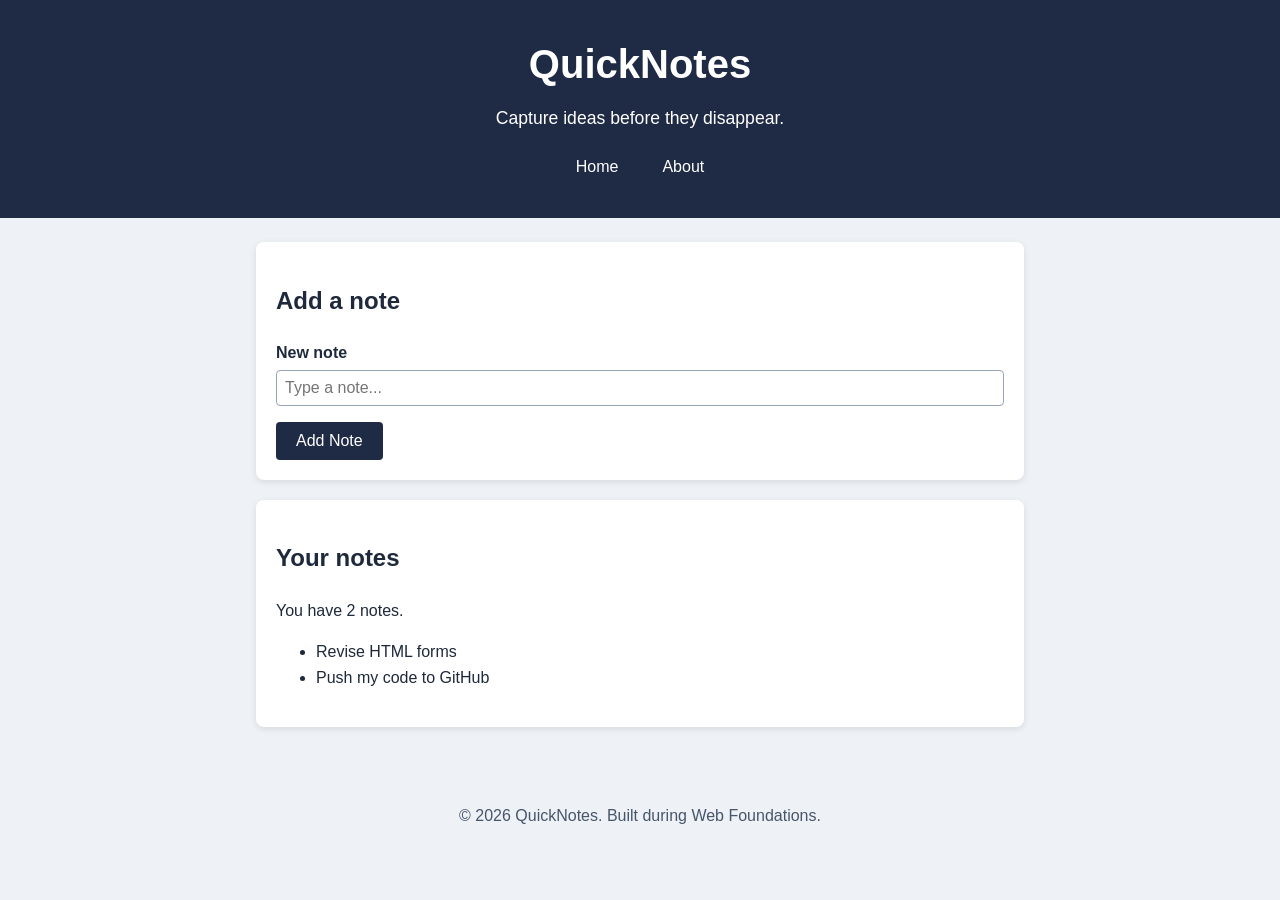
<file: day 2/index.html>
<!DOCTYPE html>
<html lang="en">
  <head>
    <meta charset="UTF-8" />
    <meta name="viewport" content="width=device-width, initial-scale=1.0" />
    <title>QuickNotes</title>
    <link rel="stylesheet" href="style.css" />
  </head>
  <body>
    <header>
      <h1>QuickNotes</h1>
      <p>Capture ideas before they disappear.</p>
      <nav>
        <a href="index.html">Home</a>
        <a href="about.html">About</a>
      </nav>
    </header>

    <main>
      <section>
        <h2>Add a note</h2>
        <form id="note-form">
          <label for="note-input">New note</label>
          <input type="text" id="note-input" placeholder="Type a note..." />
          <button type="submit">Add Note</button>
        </form>
      </section>

      <section>
        <h2>Your notes</h2>
        <p id="note-count">You have 2 notes.</p>
        <ul id="notes-list">
          <li>Revise HTML forms</li>
          <li>Push my code to GitHub</li>
        </ul>
      </section>
    </main>

    <footer>
      <p>&copy; 2026 QuickNotes. Built during Web Foundations.</p>
    </footer>
  </body>
</html>
</file>
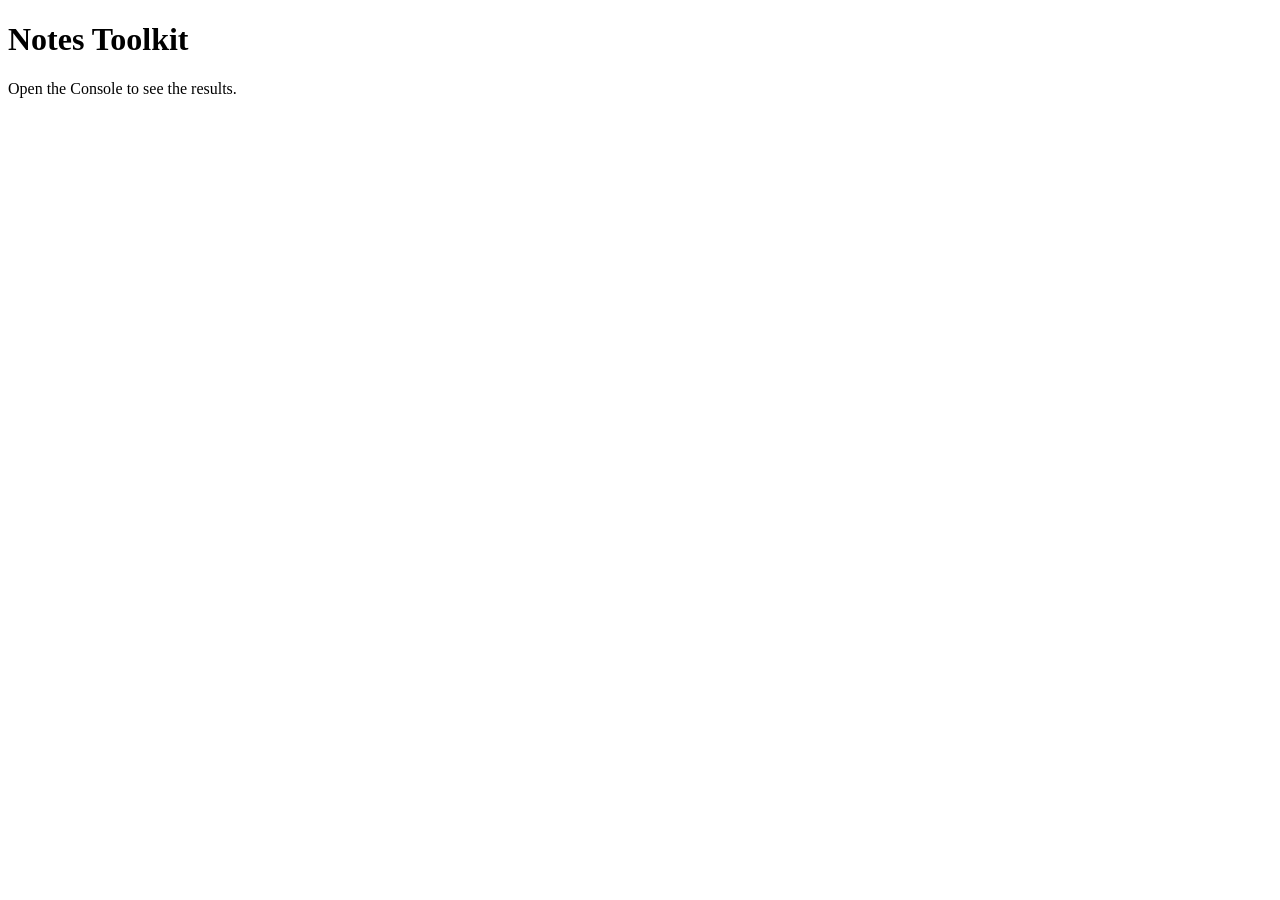
<file: day 3/index.html>
<!DOCTYPE html>
<html lang="en">
  <head>
    <meta charset="UTF-8" />
    <meta name="viewport" content="width=device-width, initial-scale=1.0" />
    <title>Notes Toolkit</title>
    <script src="script.js" defer></script>
  </head>
  <body>
    <h1>Notes Toolkit</h1>
    <p>Open the Console to see the results.</p>
  </body>
</html>
</file>
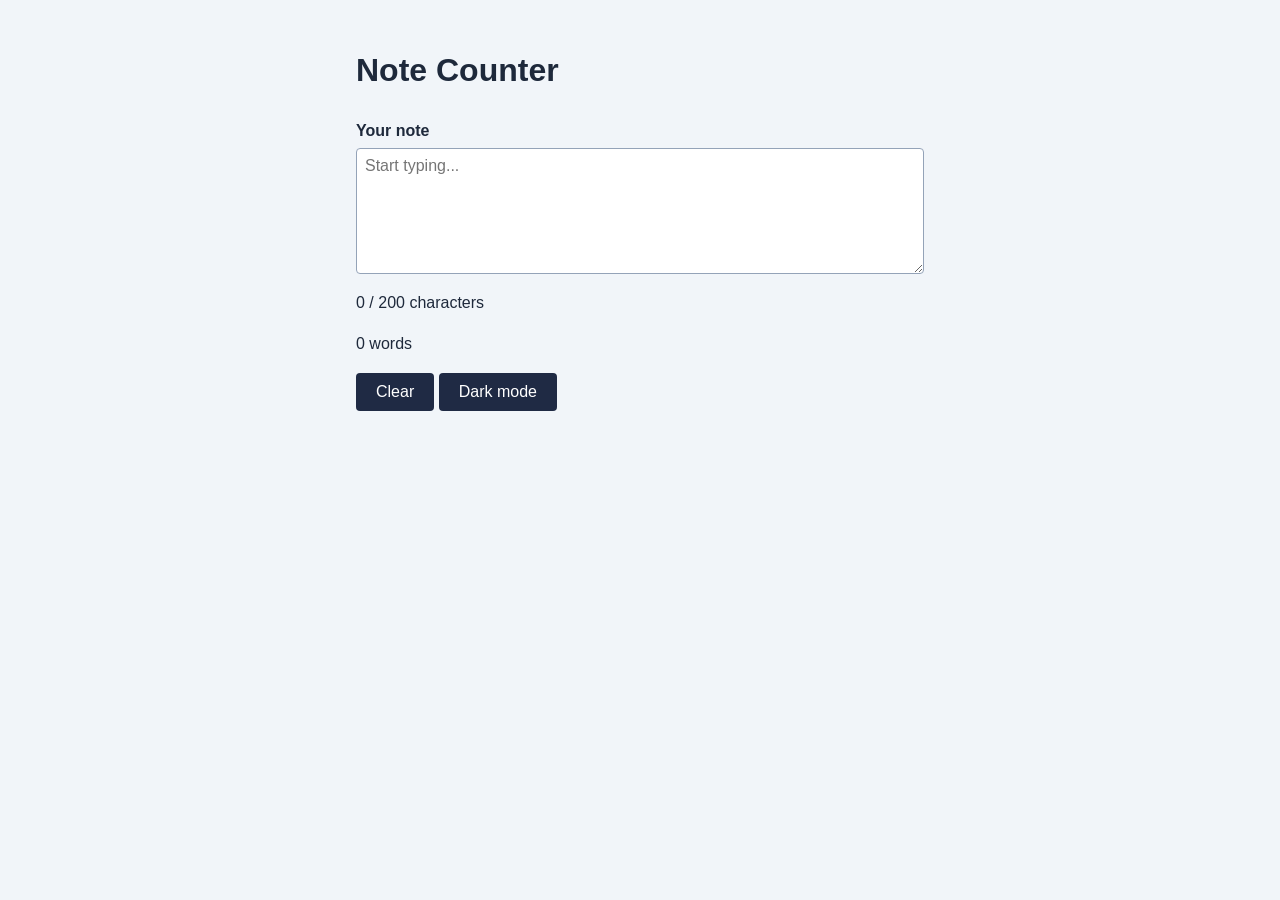
<file: day 4/index.html>
<!DOCTYPE html>
<html lang="en">
  <head>
    <meta charset="UTF-8" />
    <meta name="viewport" content="width=device-width, initial-scale=1.0" />
    <title>Note Counter</title>
    <link rel="stylesheet" href="style.css" />
    <script src="script.js" defer></script>
  </head>
  <body>
    <main>
      <h1>Note Counter</h1>

      <label for="note-text">Your note</label>
      <textarea id="note-text" rows="6" placeholder="Start typing..."></textarea>

      <p id="char-count">0 / 200 characters</p>
      <p id="word-count">0 words</p>

      <button id="clear-btn" type="button">Clear</button>
      <button id="theme-toggle" type="button">Dark mode</button>
    </main>
  </body>
</html>
</file>
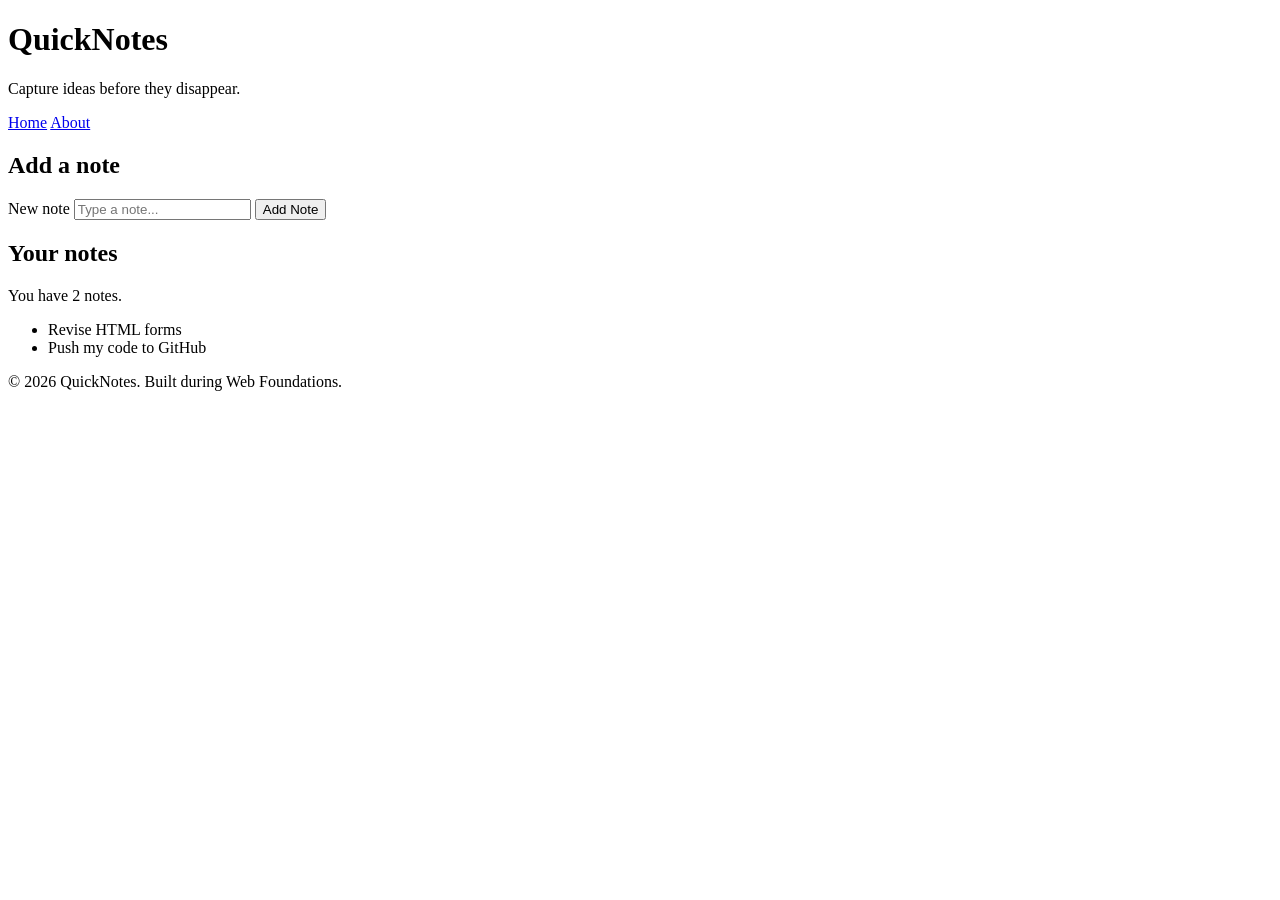
<file: day1/index.html>
<!DOCTYPE html>
<html lang="en">
  <head>
    <meta charset="UTF-8" />
    <meta name="viewport" content="width=device-width, initial-scale=1.0" />
    <title>QuickNotes</title>
  </head>
  <body>
    <header>
      <h1>QuickNotes</h1>
      <p>Capture ideas before they disappear.</p>
      <nav>
        <a href="index.html">Home</a>
        <a href="about.html">About</a>
      </nav>
    </header>

    <main>
      <section>
        <h2>Add a note</h2>
        <form id="note-form">
          <label for="note-input">New note</label>
          <input type="text" id="note-input" placeholder="Type a note..." />
          <button type="submit">Add Note</button>
        </form>
      </section>

      <section>
        <h2>Your notes</h2>
        <p id="note-count">You have 2 notes.</p>
        <ul id="notes-list">
          <li>Revise HTML forms</li>
          <li>Push my code to GitHub</li>
        </ul>
      </section>
    </main>

    <footer>
      <p>&copy; 2026 QuickNotes. Built during Web Foundations.</p>
    </footer>
  </body>
</html>
</file>
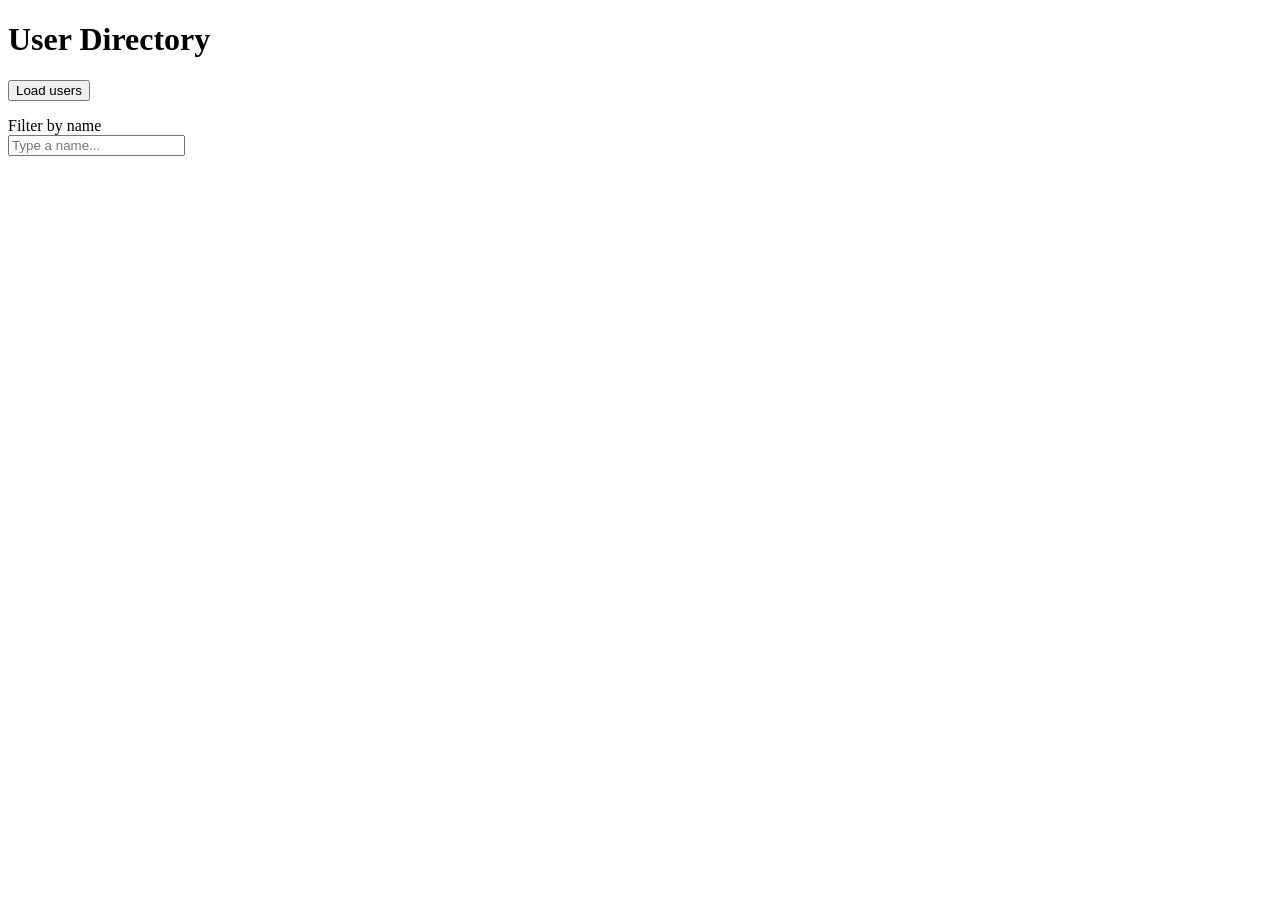
<file: day5/index.html>
<!DOCTYPE html>
<html lang="en">
  <head>
    <meta charset="UTF-8" />
    <meta name="viewport" content="width=device-width, initial-scale=1.0" />
    <title>User Directory</title>
    <script src="users.js" defer></script>
  </head>
  <body>
    <main>
      <h1>User Directory</h1>

      <button id="load-users" type="button">Load users</button>

      <p>
        <label for="filter-input">Filter by name</label><br />
        <input type="text" id="filter-input" placeholder="Type a name..." />
      </p>

      <p id="status"></p>
      <ul id="users-list"></ul>
    </main>
  </body>
</html>
</file>
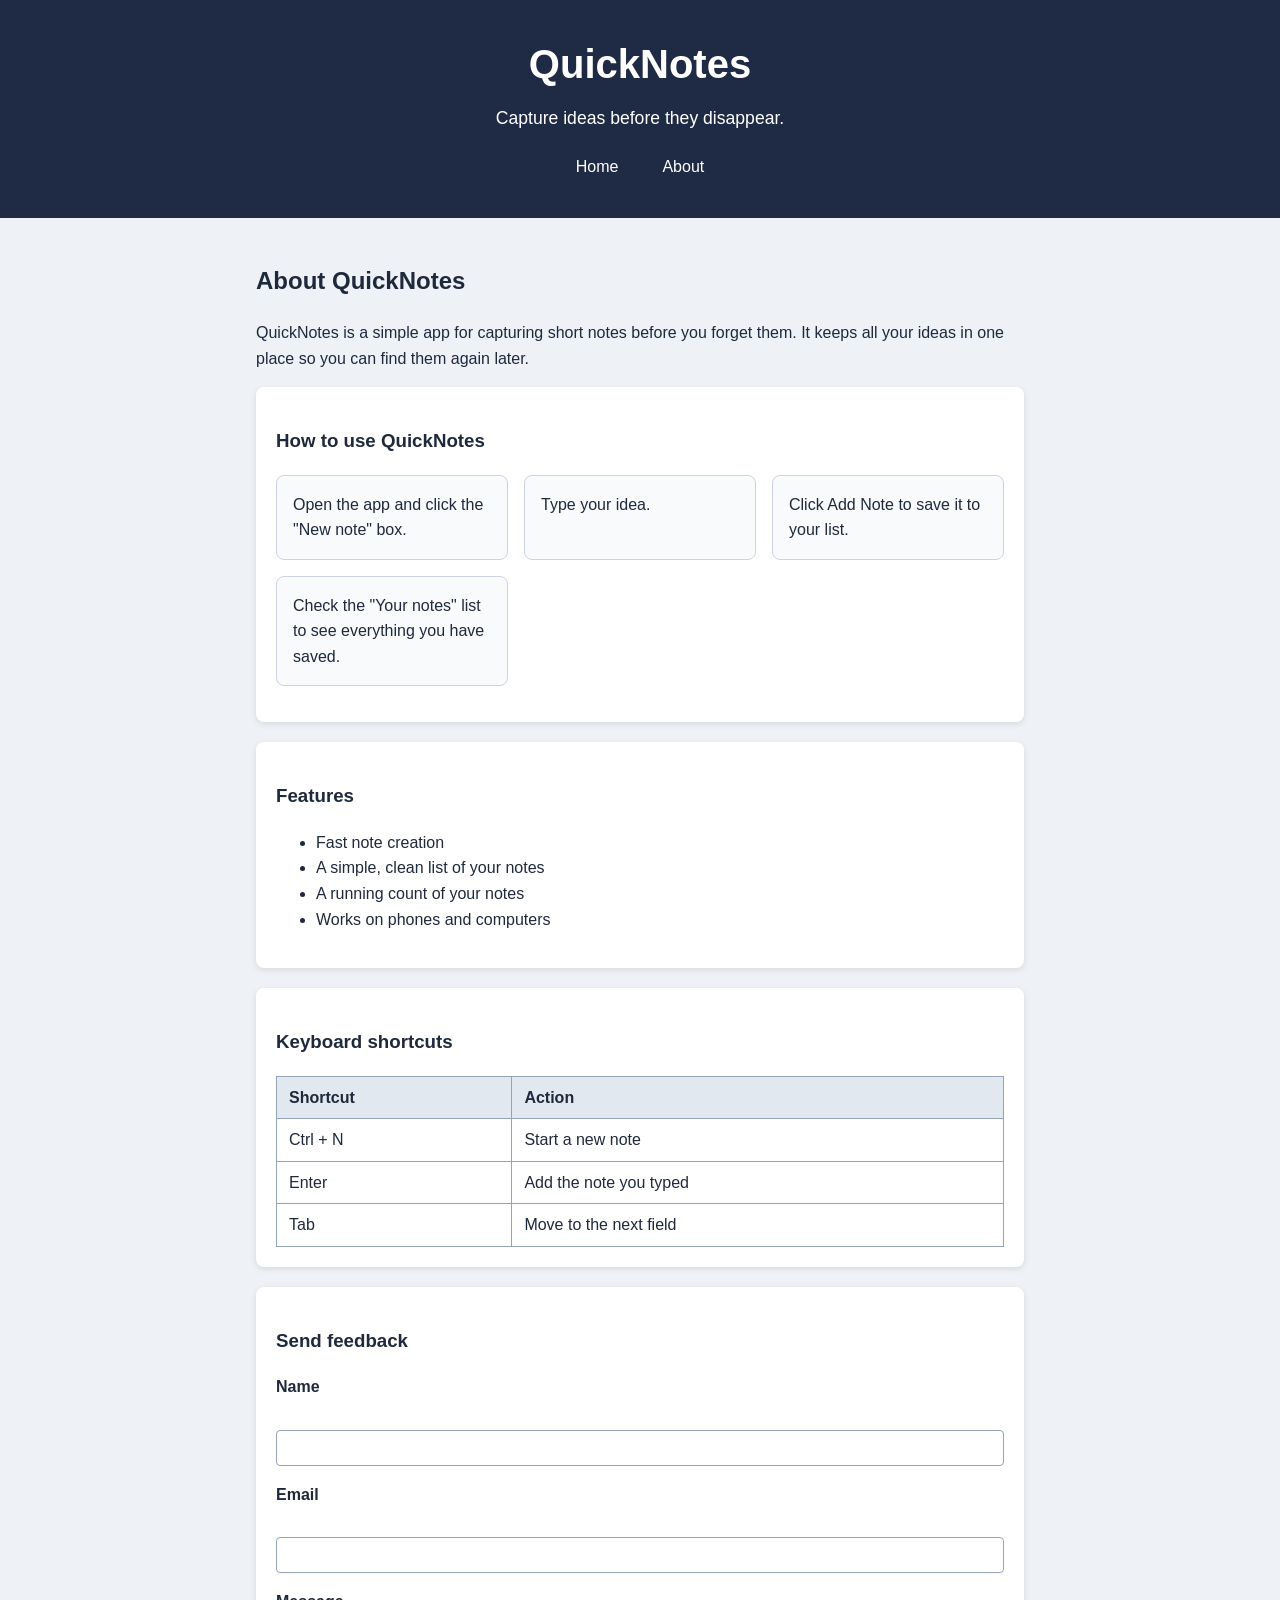
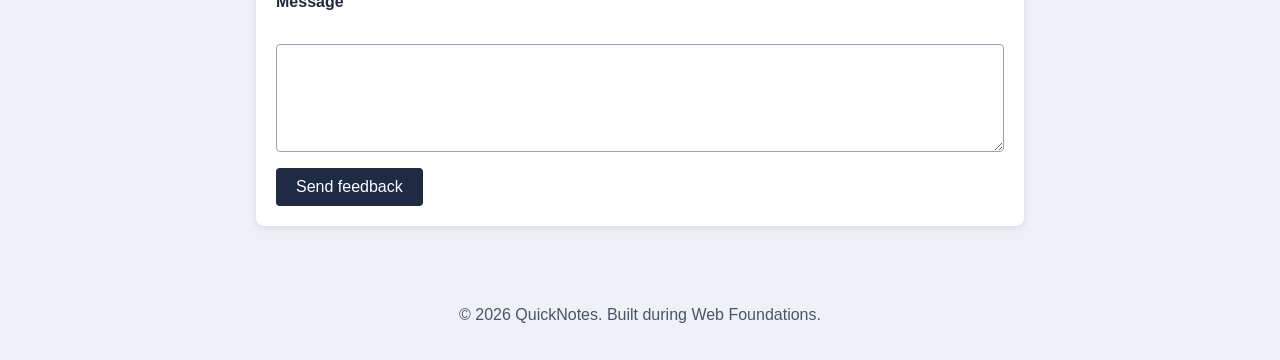
<file: day 2/about.html>
<!DOCTYPE html>
<html lang="en">
  <head>
    <meta charset="UTF-8" />
    <meta name="viewport" content="width=device-width, initial-scale=1.0" />
    <title>About QuickNotes</title>
    <link rel="stylesheet" href="style.css" />
  </head>
  <body>
    <header>
      <h1>QuickNotes</h1>
      <p>Capture ideas before they disappear.</p>
      <nav>
        <a href="index.html">Home</a>
        <a href="about.html">About</a>
      </nav>
    </header>

    <main>
      <h2>About QuickNotes</h2>
      <p>QuickNotes is a simple app for capturing short notes before you forget them. It keeps all your ideas in one place so you can find them again later.</p>

      <section>
        <h3>How to use QuickNotes</h3>
        <ul class="features">
          <li>Open the app and click the "New note" box.</li>
          <li>Type your idea.</li>
          <li>Click Add Note to save it to your list.</li>
          <li>Check the "Your notes" list to see everything you have saved.</li>
        </ul>
      </section>

      <section>
        <h3>Features</h3>
        <ul>
          <li>Fast note creation</li>
          <li>A simple, clean list of your notes</li>
          <li>A running count of your notes</li>
          <li>Works on phones and computers</li>
        </ul>
      </section>

      <section>
        <h3>Keyboard shortcuts</h3>
        <table>
          <thead>
            <tr>
              <th>Shortcut</th>
              <th>Action</th>
            </tr>
          </thead>
          <tbody>
            <tr>
              <td>Ctrl + N</td>
              <td>Start a new note</td>
            </tr>
            <tr>
              <td>Enter</td>
              <td>Add the note you typed</td>
            </tr>
            <tr>
              <td>Tab</td>
              <td>Move to the next field</td>
            </tr>
          </tbody>
        </table>
      </section>

      <section>
        <h3>Send feedback</h3>
        <form>
          <p>
            <label for="name">Name</label><br />
            <input type="text" id="name" name="name" required />
          </p>
          <p>
            <label for="email">Email</label><br />
            <input type="email" id="email" name="email" required />
          </p>
          <p>
            <label for="message">Message</label><br />
            <textarea id="message" name="message" rows="5" cols="40" required></textarea>
          </p>
          <button type="submit">Send feedback</button>
        </form>
      </section>
    </main>

    <footer>
      <p>&copy; 2026 QuickNotes. Built during Web Foundations.</p>
    </footer>
  </body>
</html>
</file>
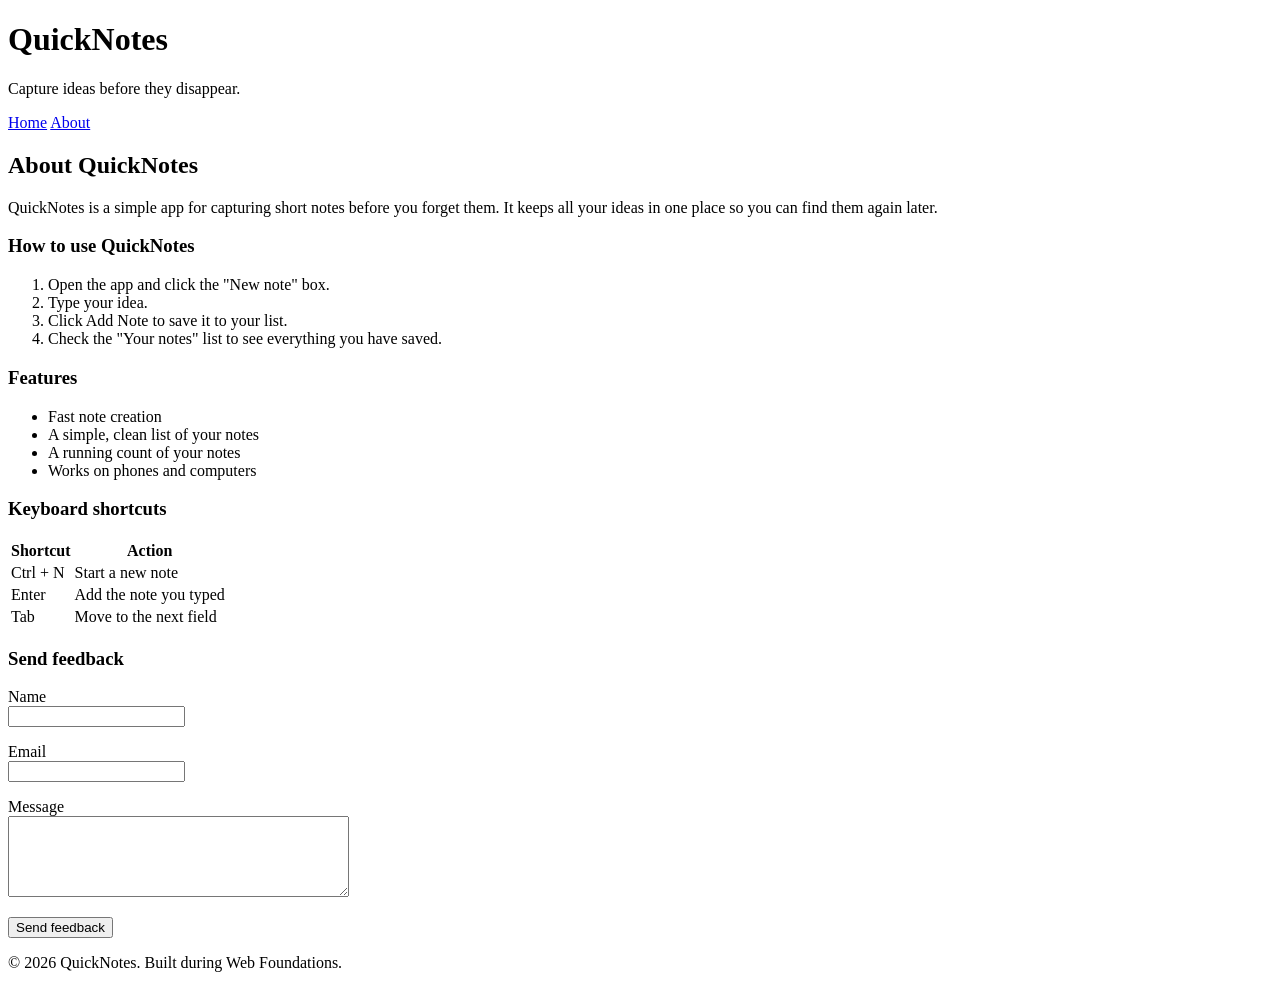
<file: day1/about.html>
<!DOCTYPE html>
<html lang="en">
  <head>
    <meta charset="UTF-8" />
    <meta name="viewport" content="width=device-width, initial-scale=1.0" />
    <title>About QuickNotes</title>
  </head>
  <body>
    <header>
      <h1>QuickNotes</h1>
      <p>Capture ideas before they disappear.</p>
      <nav>
        <a href="index.html">Home</a>
        <a href="about.html">About</a>
      </nav>
    </header>

    <main>
      <h2>About QuickNotes</h2>
      <p>QuickNotes is a simple app for capturing short notes before you forget them. It keeps all your ideas in one place so you can find them again later.</p>

      <section>
        <h3>How to use QuickNotes</h3>
        <ol>
          <li>Open the app and click the "New note" box.</li>
          <li>Type your idea.</li>
          <li>Click Add Note to save it to your list.</li>
          <li>Check the "Your notes" list to see everything you have saved.</li>
        </ol>
      </section>

      <section>
        <h3>Features</h3>
        <ul>
          <li>Fast note creation</li>
          <li>A simple, clean list of your notes</li>
          <li>A running count of your notes</li>
          <li>Works on phones and computers</li>
        </ul>
      </section>

      <section>
        <h3>Keyboard shortcuts</h3>
        <table>
          <thead>
            <tr>
              <th>Shortcut</th>
              <th>Action</th>
            </tr>
          </thead>
          <tbody>
            <tr>
              <td>Ctrl + N</td>
              <td>Start a new note</td>
            </tr>
            <tr>
              <td>Enter</td>
              <td>Add the note you typed</td>
            </tr>
            <tr>
              <td>Tab</td>
              <td>Move to the next field</td>
            </tr>
          </tbody>
        </table>
      </section>

      <section>
        <h3>Send feedback</h3>
        <form>
          <p>
            <label for="name">Name</label><br />
            <input type="text" id="name" name="name" required />
          </p>
          <p>
            <label for="email">Email</label><br />
            <input type="email" id="email" name="email" required />
          </p>
          <p>
            <label for="message">Message</label><br />
            <textarea id="message" name="message" rows="5" cols="40" required></textarea>
          </p>
          <button type="submit">Send feedback</button>
        </form>
      </section>
    </main>

    <footer>
      <p>&copy; 2026 QuickNotes. Built during Web Foundations.</p>
    </footer>
  </body>
</html>
</file>
<file: day 2/style.css>
*,
*::before,
*::after {
  box-sizing: border-box;
}
body {
  margin: 0;
  font-family: Arial, Helvetica, sans-serif;
  line-height: 1.6;
  color: #1e293b;
  background-color: #eef2f7;
}

header {
  background-color: #1f2a44;
  color: white;
  text-align: center;
  padding: 32px 16px;
}

header h1 {
  margin: 0 0 8px;
  font-size: 2.5rem;
}

header p {
  margin: 0;
  font-size: 1.1rem;
}

nav {
  display: flex;
  justify-content: center;
  gap: 16px;
  margin-top: 16px;
}

nav a {
  color: white;
  text-decoration: none;
  padding: 6px 14px;
  border-radius: 4px;
  transition: background-color 0.3s ease;
}

nav a:hover {
  background-color: #3b82f6;
}
main {
  max-width: 800px;
  margin: 0 auto;
  padding: 24px 16px;
}

section {
  background-color: white;
  border-radius: 8px;
  box-shadow: 0 2px 6px rgba(0, 0, 0, 0.1);
  padding: 20px;
  margin-bottom: 20px;
}
.features {
  list-style: none;
  padding: 0;
  display: grid;
  grid-template-columns: repeat(auto-fit, minmax(180px, 1fr));
  gap: 16px;
}

.features li {
  background-color: #f8fafc;
  border: 1px solid #cbd5e1;
  border-radius: 8px;
  padding: 16px;
}
table {
  border-collapse: collapse;
  width: 100%;
}

th,
td {
  border: 1px solid #94a3b8;
  padding: 8px 12px;
  text-align: left;
}

th {
  background-color: #e2e8f0;
}

label {
  display: block;
  margin-bottom: 4px;
  font-weight: bold;
}

input[type="text"],
input[type="email"],
textarea {
  display: block;
  width: 100%;
  padding: 8px;
  margin-bottom: 16px;
  border: 1px solid #94a3b8;
  border-radius: 4px;
  font-family: inherit;
  font-size: 1rem;
}
button {
  background-color: #1f2a44;
  color: white;
  border: none;
  border-radius: 4px;
  padding: 10px 20px;
  font-size: 1rem;
  cursor: pointer;
  transition: background-color 0.3s ease, transform 0.2s ease;
}

button:hover {
  background-color: #3b82f6;
  transform: translateY(-2px);
}

footer {
  text-align: center;
  padding: 16px;
  color: #475569;
}
@media (max-width: 600px) {
  header {
    padding: 16px 12px;
  }

  header h1 {
    font-size: 1.5rem;
  }

  header p {
    font-size: 0.9rem;
  }

  main {
    padding: 16px 12px;
  }

  section {
    padding: 14px;
  }
}
</file>
<file: day 4/style.css>
:root {
  --bg: #f1f5f9;
  --text: #1e293b;
  --card: #ffffff;
  --border: #94a3b8;
  --button-bg: #1f2a44;
  --button-text: #ffffff;
}

body.dark {
  --bg: #0f172a;
  --text: #e2e8f0;
  --card: #1e293b;
  --border: #475569;
  --button-bg: #3b82f6;
  --button-text: #ffffff;
}

*,
*::before,
*::after {
  box-sizing: border-box;
}

body {
  margin: 0;
  font-family: Arial, Helvetica, sans-serif;
  line-height: 1.6;
  background-color: var(--bg);
  color: var(--text);
  transition: background-color 0.3s ease, color 0.3s ease;
}

main {
  max-width: 600px;
  margin: 0 auto;
  padding: 24px 16px;
}

label {
  display: block;
  margin-bottom: 4px;
  font-weight: bold;
}

textarea {
  display: block;
  width: 100%;
  padding: 8px;
  background-color: var(--card);
  color: var(--text);
  border: 1px solid var(--border);
  border-radius: 4px;
  font-family: inherit;
  font-size: 1rem;
}

button {
  background-color: var(--button-bg);
  color: var(--button-text);
  border: none;
  border-radius: 4px;
  padding: 10px 20px;
  font-size: 1rem;
  cursor: pointer;
  transition: opacity 0.3s ease;
}

button:hover {
  opacity: 0.8;
}

/* Keep .over AFTER .warning so red wins when both classes are on */
.warning {
  color: orange;
}

.over {
  color: red;
  font-weight: bold;
}
</file>
